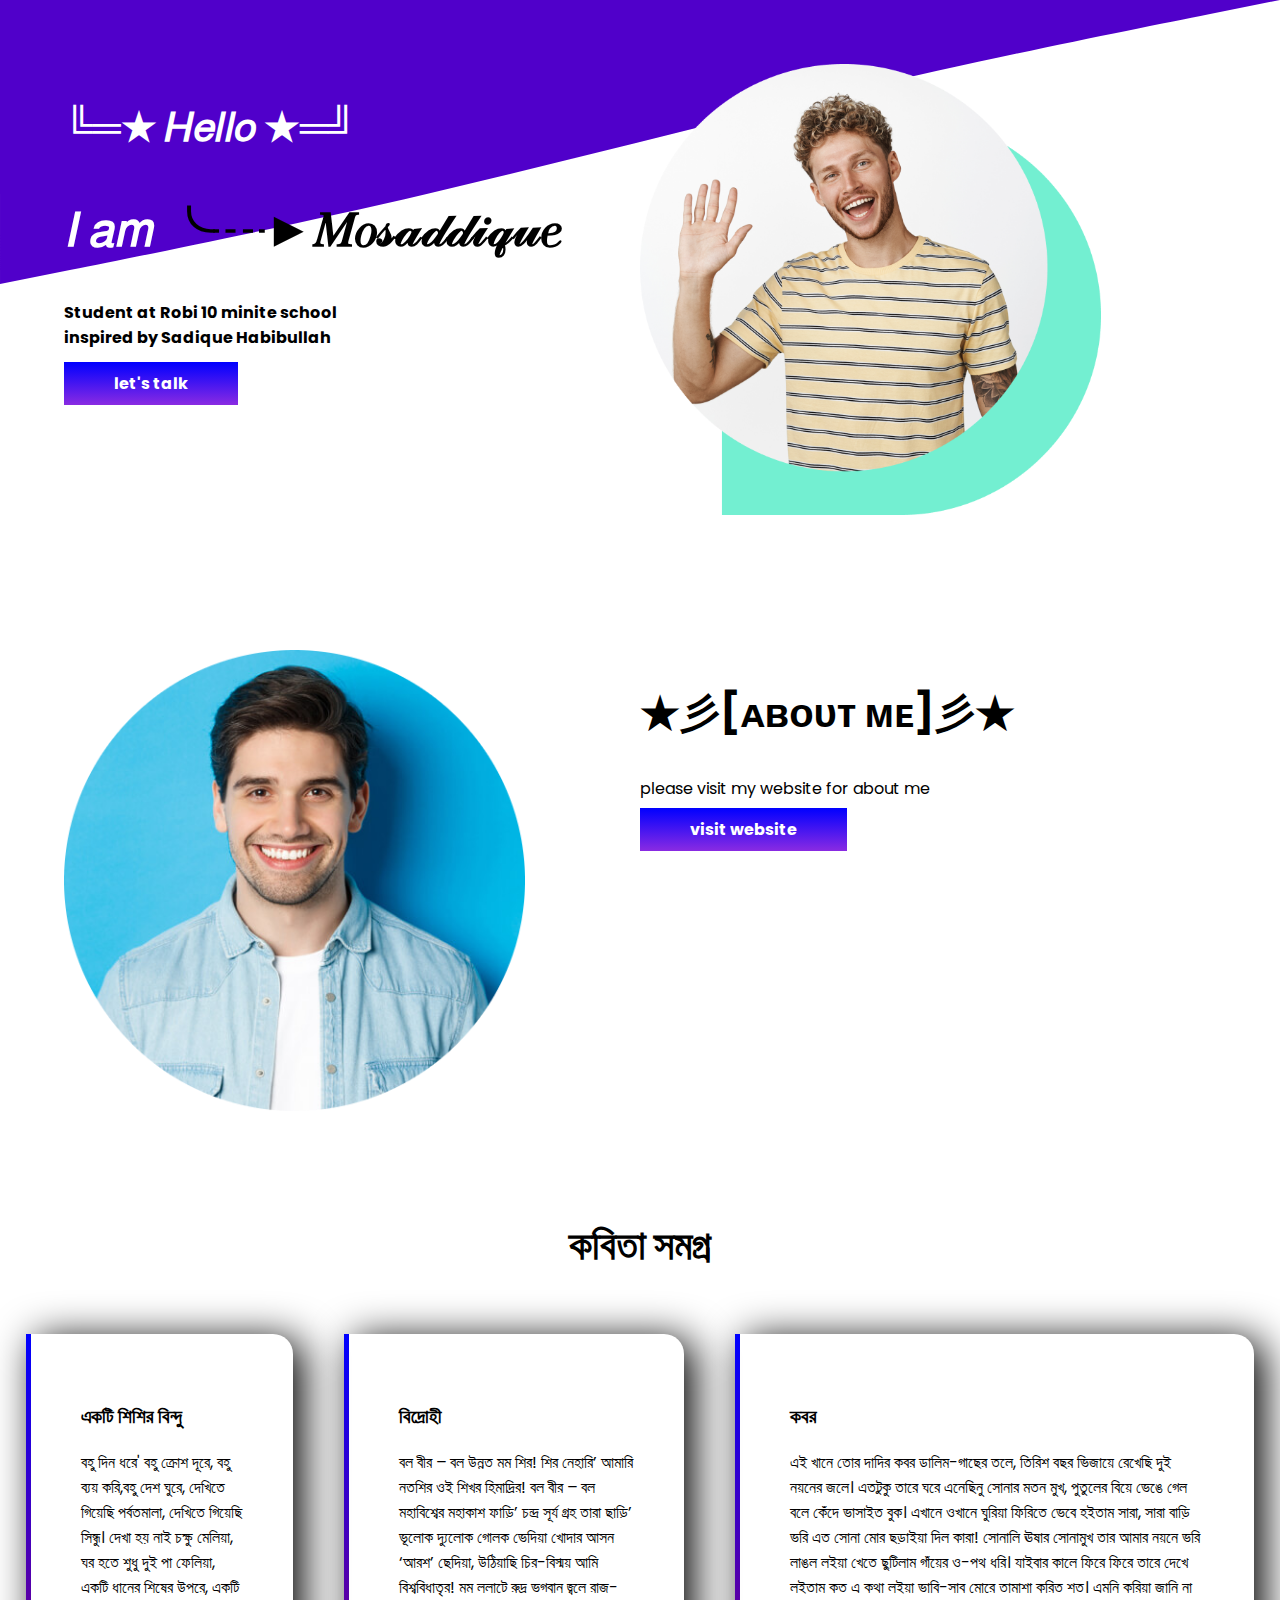
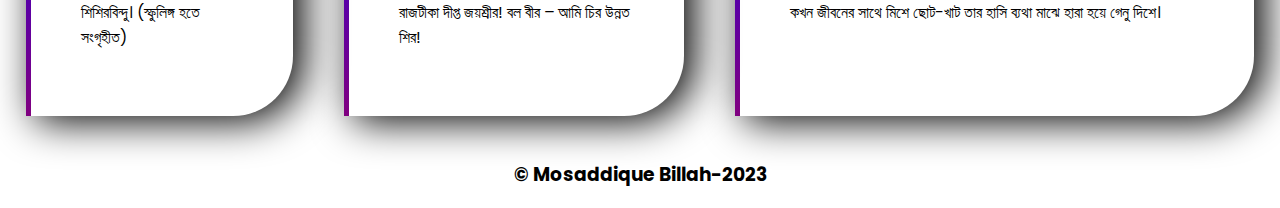
<file: index.html>
<!DOCTYPE html>
<html lang="en">

<head>
    <meta charset="UTF-8">
    <meta http-equiv="X-UA-Compatible" content="IE=edge">
    <meta name="viewport" content="width=device-width, initial-scale=1.0">
    <link rel="preconnect" href="https://fonts.googleapis.com">
    <link rel="preconnect" href="https://fonts.gstatic.com" crossorigin>
    <link href="https://fonts.googleapis.com/css2?family=Poppins:ital,wght@0,400;1,300&display=swap" rel="stylesheet">
    <link rel="stylesheet" href="hero.css">
    <title>mosaddique portfolio</title>
</head>

<body>
    <section class="section-1">
        <div class="half-width">
            <h2 class="text-white">╚═★ 𝐻𝑒𝑙𝑙𝑜 ★═╝ </h2>
            <h1>
                <span class="text-white"> 𝘐 𝘢𝘮</span>
                ╰┈►𝑀𝑜𝓈𝒶𝒹𝒹𝒾𝓆𝓊𝑒
            </h1>
            <h4>Student at Robi 10 minite school </br>
                inspired by Sadique Habibullah
            </h4>
            <a class="link" href="https://www.facebook.com/hmmosaddek.billah.5"> let's talk</a>
        </div>
        <div class="half-width">
            <img src="slide-2.png" alt="">
        </div>
    </section>


    <section>
        <div class="half-width">
            <img src="hero2.png" alt="mosaddique">
        </div>
        <div>
            <h2>★彡[ᴀʙᴏᴜᴛ ᴍᴇ]彡★</h2>
            <p> please visit my website for about me</p>
            <a class="link" href="https://mhsadique.github.io/mosaddek-portfolio/">visit website</a>

        </div>
    </section>
    <div class="afridi">
        <h2>কবিতা সমগ্র</h2>
        <p> </p>
    </div>
    <div class="parant">
        <div class="child">
            <h3> একটি শিশির বিন্দু</h4>
                <p>বহু দিন ধরে' বহু ক্রোশ দূরে,
                    বহু ব্যয় করি,বহু দেশ ঘুরে,
                    দেখিতে গিয়েছি পর্বতমালা,
                    দেখিতে গিয়েছি সিন্ধু।

                    দেখা হয় নাই চক্ষু মেলিয়া,
                    ঘর হতে শুধু দুই পা ফেলিয়া,
                    একটি ধানের শিষের উপরে,
                    একটি শিশিরবিন্দু।

                    (স্ফুলিঙ্গ হতে সংগৃহীত)</p>
        </div>
        <div class="child">
            <h3> বিদ্রোহী </h4>
                <p> বল বীর –
                    বল উন্নত মম শির!
                    শির নেহারি’ আমারি নতশির ওই শিখর হিমাদ্রির!
                    বল বীর –
                    বল মহাবিশ্বের মহাকাশ ফাড়ি’
                    চন্দ্র সূর্য গ্রহ তারা ছাড়ি’
                    ভূলোক দ্যুলোক গোলক ভেদিয়া
                    খোদার আসন ‘আরশ’ ছেদিয়া,
                    উঠিয়াছি চির-বিস্ময় আমি বিশ্ববিধাতৃর!
                    মম ললাটে রুদ্র ভগবান জ্বলে রাজ-রাজটীকা দীপ্ত জয়শ্রীর!
                    বল বীর –
                    আমি চির উন্নত শির!
                </p>
        </div>
        <div class="child">
            <h3> কবর </h4>
                <p> এই খানে তোর দাদির কবর ডালিম-গাছের তলে,
                    তিরিশ বছর ভিজায়ে রেখেছি দুই নয়নের জলে।
                    এতটুকু তারে ঘরে এনেছিনু সোনার মতন মুখ,
                    পুতুলের বিয়ে ভেঙে গেল বলে কেঁদে ভাসাইত বুক।
                    এখানে ওখানে ঘুরিয়া ফিরিতে ভেবে হইতাম সারা,
                    সারা বাড়ি ভরি এত সোনা মোর ছড়াইয়া দিল কারা!
                    সোনালি ঊষার সোনামুখ তার আমার নয়নে ভরি
                    লাঙল লইয়া খেতে ছুটিলাম গাঁয়ের ও-পথ ধরি।
                    যাইবার কালে ফিরে ফিরে তারে দেখে লইতাম কত
                    এ কথা লইয়া ভাবি-সাব মোরে তামাশা করিত শত।
                    এমনি করিয়া জানি না কখন জীবনের সাথে মিশে
                    ছোট-খাট তার হাসি ব্যথা মাঝে হারা হয়ে গেনু দিশে।
                </p>
        </div>
    </div>
    <footer>
        <h3>
            © Mosaddique Billah-2023
        </h3>
    </footer>
</body>


</html>
</file>
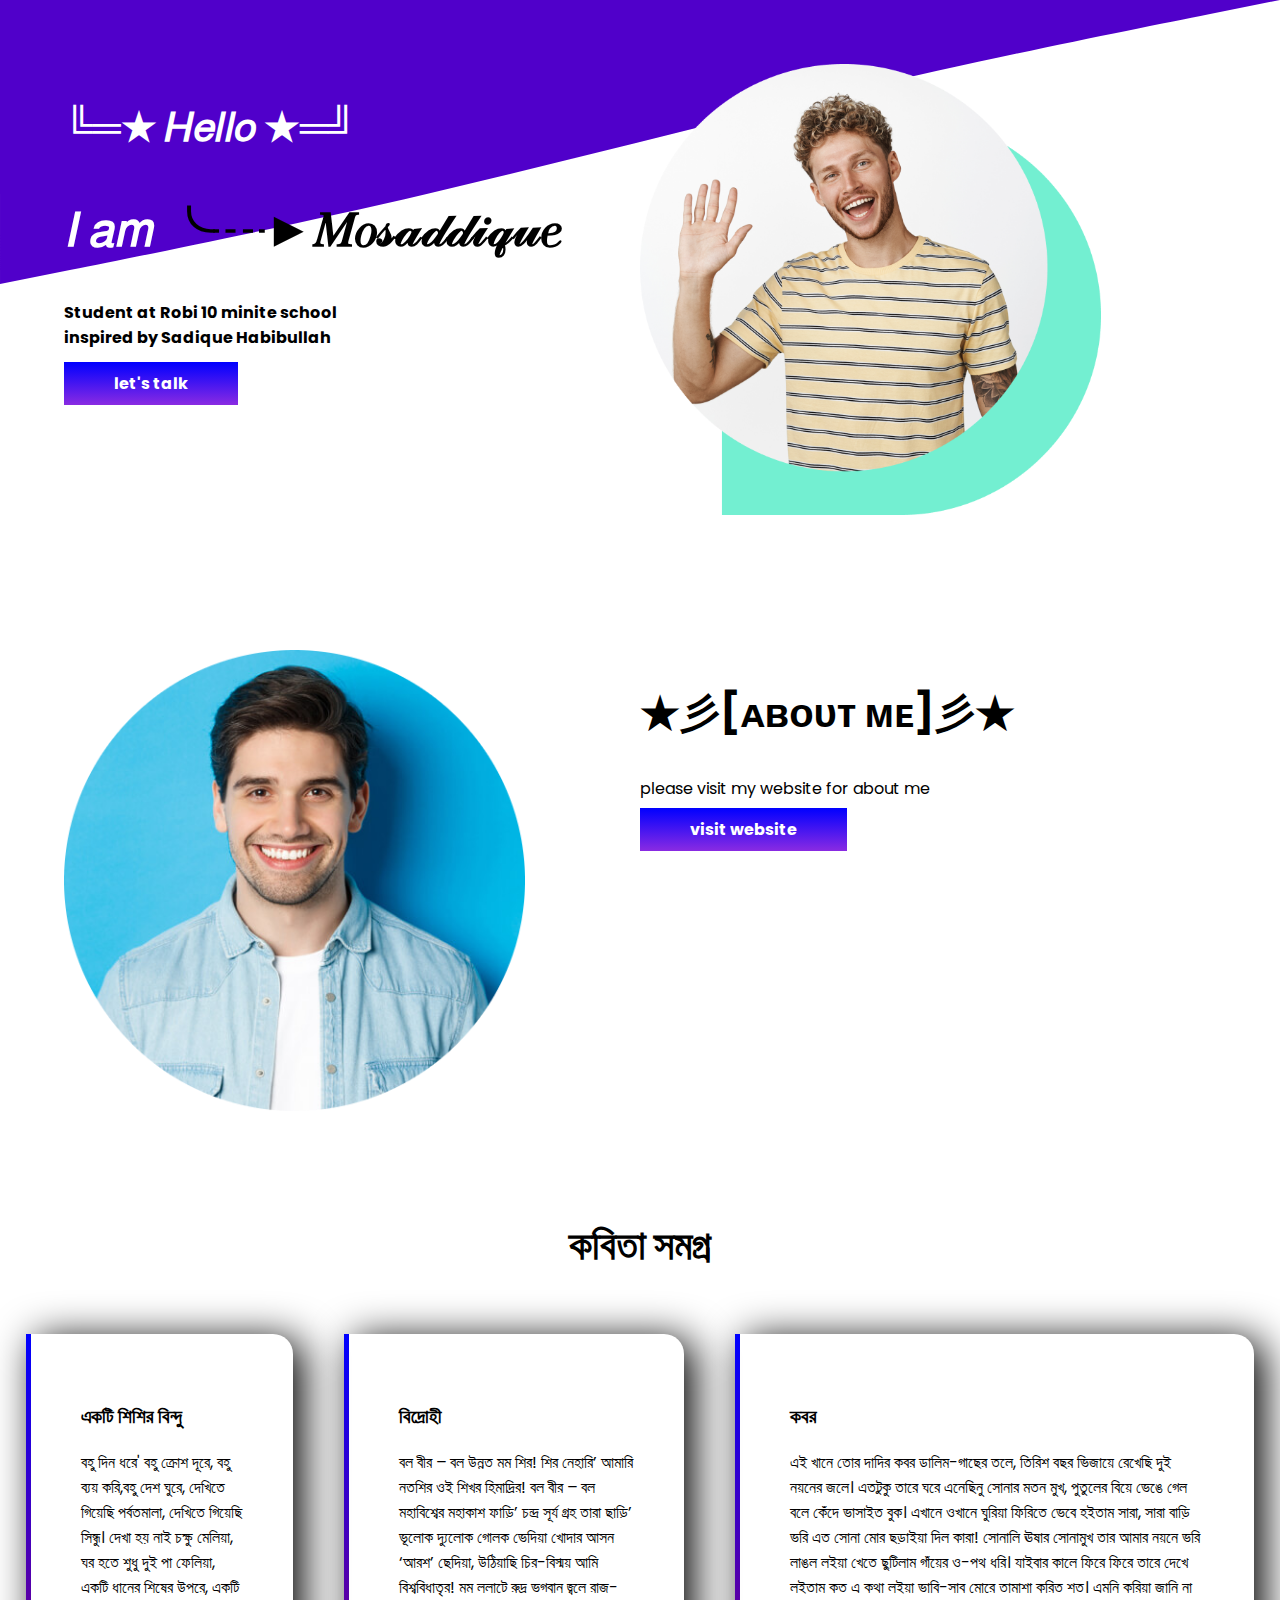
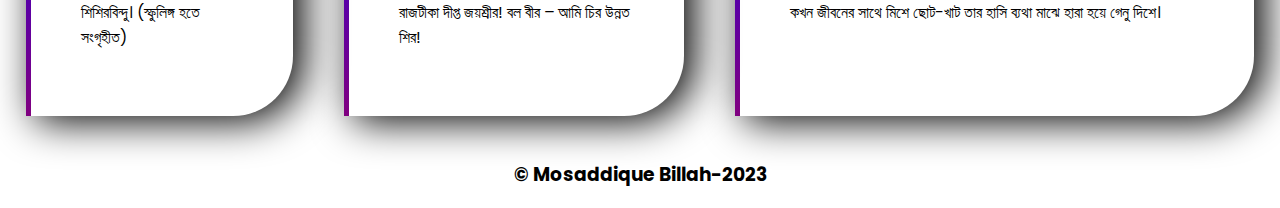
<file: mosaddique.html>
<!DOCTYPE html>
<html lang="en">

<head>
    <meta charset="UTF-8">
    <meta http-equiv="X-UA-Compatible" content="IE=edge">
    <meta name="viewport" content="width=device-width, initial-scale=1.0">
    <link rel="preconnect" href="https://fonts.googleapis.com">
    <link rel="preconnect" href="https://fonts.gstatic.com" crossorigin>
    <link href="https://fonts.googleapis.com/css2?family=Poppins:ital,wght@0,400;1,300&display=swap" rel="stylesheet">
    <link rel="stylesheet" href="hero.css">
    <title>mosaddique portfolio</title>
</head>

<body>
    <section class="section-1">
        <div class="half-width">
            <h2 class="text-white">╚═★ 𝐻𝑒𝑙𝑙𝑜 ★═╝ </h2>
            <h1>
                <span class="text-white"> 𝘐 𝘢𝘮</span>
                ╰┈►𝑀𝑜𝓈𝒶𝒹𝒹𝒾𝓆𝓊𝑒
            </h1>
            <h4>Student at Robi 10 minite school </br>
                inspired by Sadique Habibullah
            </h4>
            <a class="link" href="https://www.facebook.com/hmmosaddek.billah.5"> let's talk</a>
        </div>
        <div class="half-width">
            <img src="slide-2.png" alt="">
        </div>
    </section>


    <section>
        <div class="half-width">
            <img src="hero2.png" alt="mosaddique">
        </div>
        <div>
            <h2>★彡[ᴀʙᴏᴜᴛ ᴍᴇ]彡★</h2>
            <p> please visit my website for about me</p>
            <a class="link" href="https://mhsadique.github.io/mosaddek-portfolio/">visit website</a>

        </div>
    </section>
    <div class="afridi">
        <h2>কবিতা সমগ্র</h2>
        <p> </p>
    </div>
    <div class="parant">
        <div class="child">
            <h3> একটি শিশির বিন্দু</h4>
                <p>বহু দিন ধরে' বহু ক্রোশ দূরে,
                    বহু ব্যয় করি,বহু দেশ ঘুরে,
                    দেখিতে গিয়েছি পর্বতমালা,
                    দেখিতে গিয়েছি সিন্ধু।

                    দেখা হয় নাই চক্ষু মেলিয়া,
                    ঘর হতে শুধু দুই পা ফেলিয়া,
                    একটি ধানের শিষের উপরে,
                    একটি শিশিরবিন্দু।

                    (স্ফুলিঙ্গ হতে সংগৃহীত)</p>
        </div>
        <div class="child">
            <h3> বিদ্রোহী </h4>
                <p> বল বীর –
                    বল উন্নত মম শির!
                    শির নেহারি’ আমারি নতশির ওই শিখর হিমাদ্রির!
                    বল বীর –
                    বল মহাবিশ্বের মহাকাশ ফাড়ি’
                    চন্দ্র সূর্য গ্রহ তারা ছাড়ি’
                    ভূলোক দ্যুলোক গোলক ভেদিয়া
                    খোদার আসন ‘আরশ’ ছেদিয়া,
                    উঠিয়াছি চির-বিস্ময় আমি বিশ্ববিধাতৃর!
                    মম ললাটে রুদ্র ভগবান জ্বলে রাজ-রাজটীকা দীপ্ত জয়শ্রীর!
                    বল বীর –
                    আমি চির উন্নত শির!
                </p>
        </div>
        <div class="child">
            <h3> কবর </h4>
                <p> এই খানে তোর দাদির কবর ডালিম-গাছের তলে,
                    তিরিশ বছর ভিজায়ে রেখেছি দুই নয়নের জলে।
                    এতটুকু তারে ঘরে এনেছিনু সোনার মতন মুখ,
                    পুতুলের বিয়ে ভেঙে গেল বলে কেঁদে ভাসাইত বুক।
                    এখানে ওখানে ঘুরিয়া ফিরিতে ভেবে হইতাম সারা,
                    সারা বাড়ি ভরি এত সোনা মোর ছড়াইয়া দিল কারা!
                    সোনালি ঊষার সোনামুখ তার আমার নয়নে ভরি
                    লাঙল লইয়া খেতে ছুটিলাম গাঁয়ের ও-পথ ধরি।
                    যাইবার কালে ফিরে ফিরে তারে দেখে লইতাম কত
                    এ কথা লইয়া ভাবি-সাব মোরে তামাশা করিত শত।
                    এমনি করিয়া জানি না কখন জীবনের সাথে মিশে
                    ছোট-খাট তার হাসি ব্যথা মাঝে হারা হয়ে গেনু দিশে।
                </p>
        </div>
    </div>
    <footer>
        <h3>
            © Mosaddique Billah-2023
        </h3>
    </footer>
</body>


</html>
</file>
<file: hero.css>
body {
  font-family: "Poppins", sans-serif;
  margin: 0;
}

h1 {
  font-size: 50px;
}

h2 {
  font-size: 40px;
}
section {
  display: flex;
  padding: 5%;
}

.section-1 {
  background-image: url(wave.svg);
  background-repeat: no-repeat;
}

.half-width {
  width: 50%;
}
img {
  width: 80%;
}
.link {
  text-decoration: none;
  padding: 10px 50px;
  border: radius 10px;
  background-image: linear-gradient(blue, blueviolet);
  color: white;
  font-weight: 700;
}
.text-white {
  color: white;
}
.afridi {
  text-align: center;
  padding: 0 10%;
}
.parant {
  display: flex;
}
.child {
  box-shadow: 10px 5px 40px black;
  margin: 2%;
  padding: 50px;
  border-radius: 0 20px 60px 0;
  border-left: 5px solid;
  border-image: linear-gradient(#00f, purple) 0 100%;
}
footer {
  text-align: center;
}
</file>
